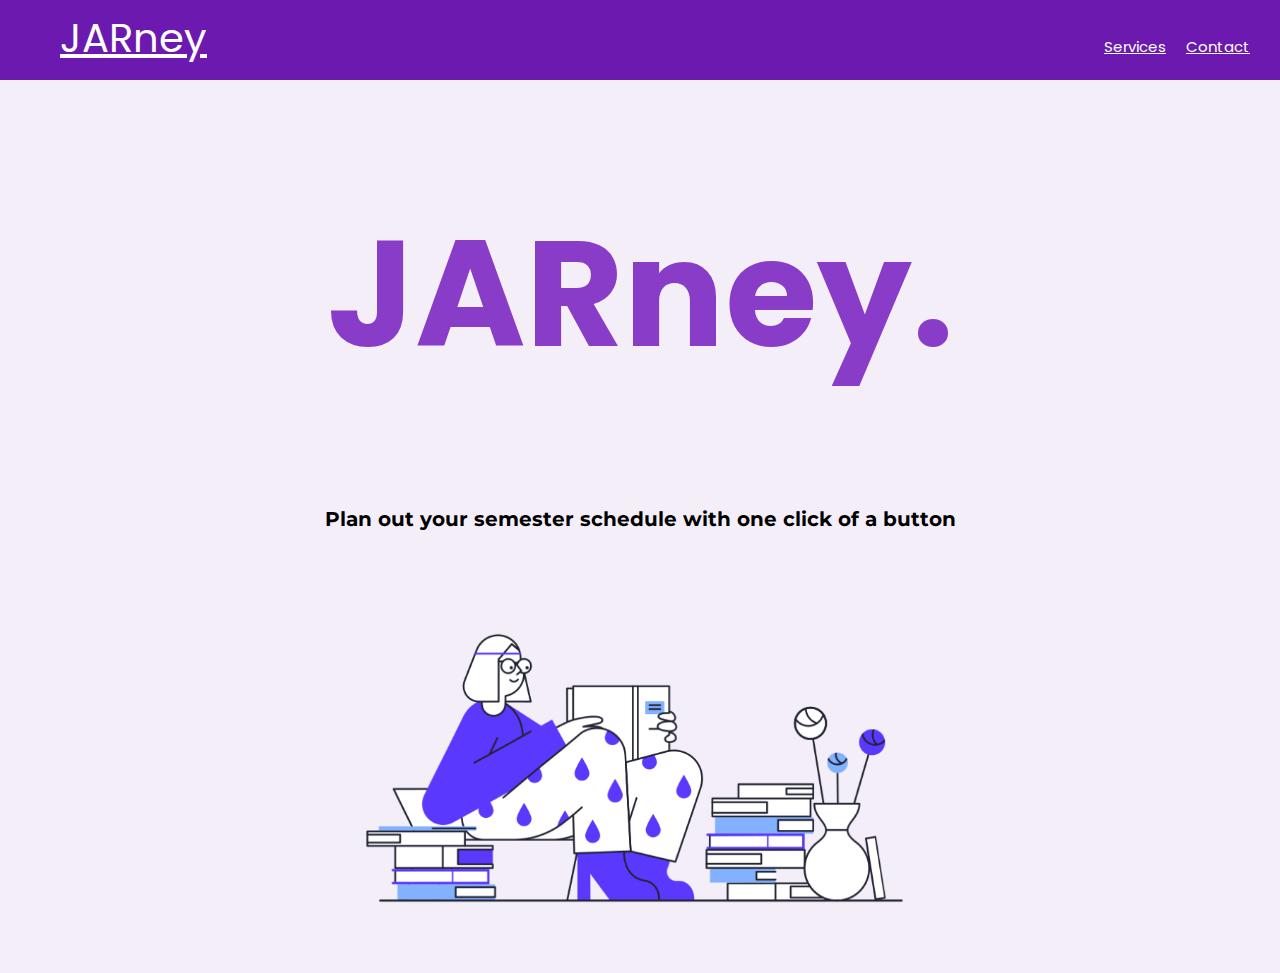
<file: index.html>
<!DOCTYPE html>
<html lang="en" dir="ltr">
    <head>
        <meta charset="utf-8">
        <meta name='viewport' content="width=device-width,intial-scale=1 zoom=1">
        <link href="media.css" rel="stylesheet" type="text/css">
        <link rel="preconnect" href="https://fonts.googleapis.com">
        <link rel="preconnect" href="https://fonts.gstatic.com" crossorigin>
        <link href="https://fonts.googleapis.com/css2?family=Poppins:wght@300&display=swap" rel="stylesheet">
        <link rel="preconnect" href="https://fonts.googleapis.com">
        <link rel="preconnect" href="https://fonts.gstatic.com" crossorigin>
        <link href="https://fonts.googleapis.com/css2?family=Montserrat&family=Poppins:wght@300&display=swap" rel="stylesheet">
        <title></title>
        
        <style>
            
            body {
                padding: 0px;
                margin: 0px;     
                background-color: #F4EEF9;    
            }
            
            .header {
                background-color: #6B19AF; 
                height: 80px; 
                position: sitcky; 
                top: 0; 
                width: 100%
            }
            
            .Jarney {
                display:inline-block; 
                Padding: 8px; 
                Padding-left: 60px;
                font-family: poppins;
                font-size: 40px;
                color: white; 
                width: 80%
            }

            .button {
                display: inline-block;  
                padding: 8px;
                font-family: poppins;
                font-size: 15px;
                color: white; 
                margin-top: 0px; 
            }
            
            
            .Logo {
                font-family: poppins;
                font-size: 150px;
                color: #883CC7; 
            }
            
            .Slogan {
                font-family: Montserrat; 
                font-size: 20px;
                text-align:center;  
                justify-content:center; 
            }
            
            
            .main div {
                align-items:center; 
            }
            
            
        
        </style>
        

        
    </head>
    <body>
        <div class="header">
            
            <div class = "Jarney">
                <a href="index.html" style="color: white">JARney</a>
            </div> 

                    
             <div class = "button">
                <a href="services.html" style="color: white">Services</a>
            </div> 
            <div class = "button">
                <a href="contacts.html" style="color: white">Contact</a>
            </div>
    
        </div>
        
        
        
        <div class="main">
                
                    <div style= "text-align: center"> 
                        <h1 class = "Logo">JARney. </h1> 
                        <h2 class = "Slogan">
                        Plan out your semester schedule with one click of a button
                        </h2> 
                    </div>
                    
                    <div style= "text-align: center"> 
                        <div class = "image">
                            <img src="laptop.png" alt="girl on laptop" width="580">
                        </div> 
                    </div>
                
                        
        </div>
        
    </body>
</html>
</file>
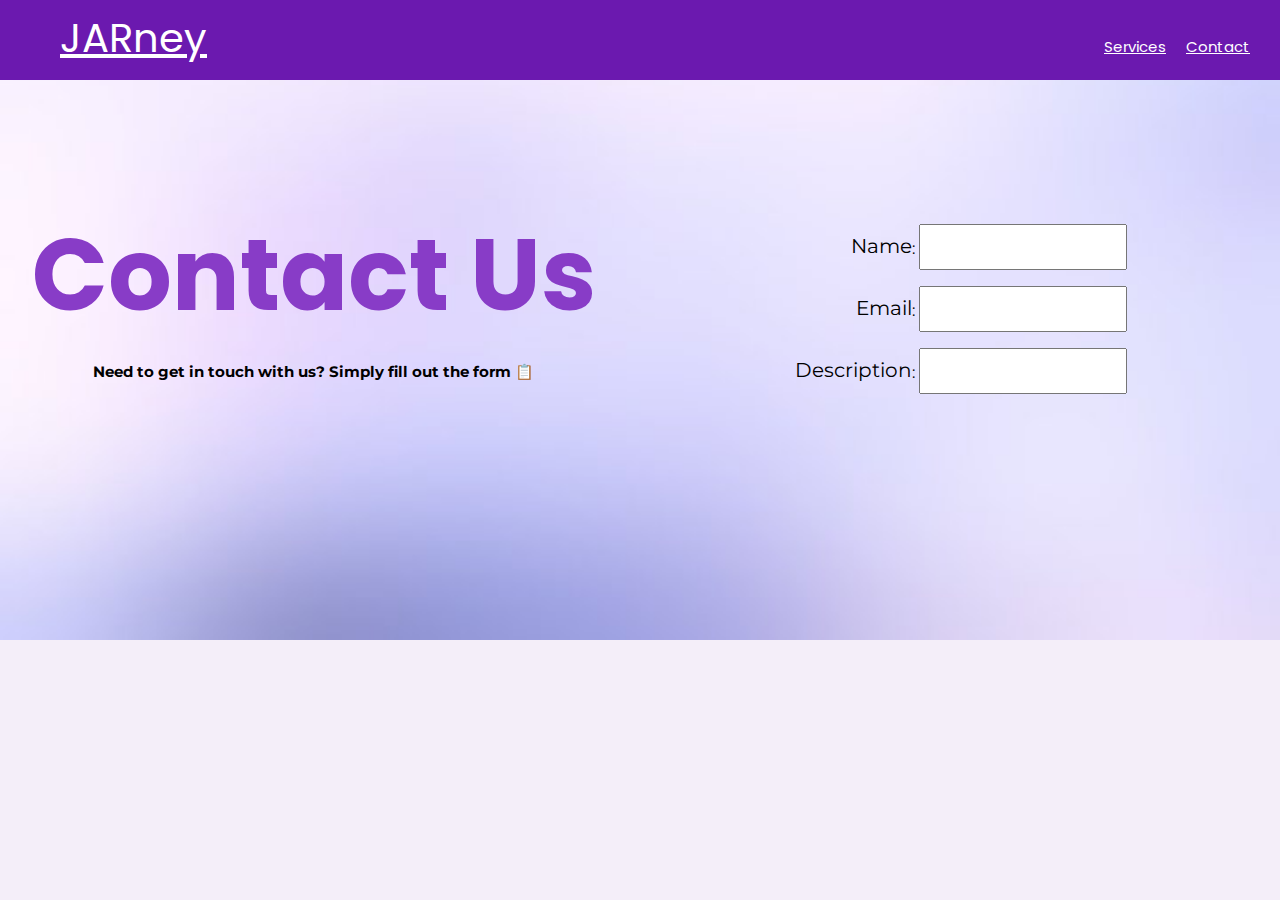
<file: contacts.html>
<!DOCTYPE html>
<html lang="en" dir="ltr">
    <head>
        <meta charset="utf-8">
        <meta name='viewport' content="width=device-width,intial-scale=1 zoom=1">
        <link href="media.css" rel="stylesheet" type="text/css">
        <link rel="preconnect" href="https://fonts.googleapis.com">
        <link rel="preconnect" href="https://fonts.gstatic.com" crossorigin>
        <link href="https://fonts.googleapis.com/css2?family=Poppins:wght@300&display=swap" rel="stylesheet">
        <link rel="preconnect" href="https://fonts.googleapis.com">
        <link rel="preconnect" href="https://fonts.gstatic.com" crossorigin>
        <link href="https://fonts.googleapis.com/css2?family=Montserrat&family=Poppins:wght@300&display=swap" rel="stylesheet">
        <title></title>
        
        <style> 
            
            body {
                padding: 0px;
                margin: 0px;     
                background-color: #F4EEF9;  
                background-image: url("purple background.jpg"); 
                background-size: cover; 
                background-repeat: no-repeat;  
            }
        
            .header {
                background-color: #6B19AF; 
                height: 80px; 
                position: sitcky; 
                top: 0; 
                width: 100%
            }
            
            .Jarney {
                display:inline-block; 
                Padding: 8px; 
                Padding-left: 60px;
                font-family: poppins;
                font-size: 40px;
                color: white; 
                width: 80%
            }

            .button {
                display: inline-block;  
                padding: 8px;
                font-family: poppins;
                font-size: 15px;
                color: white; 
                margin-top: 0px; 
            }
        
            .main {
                padding-top: 40px; 
            }
            
            .contact-column {
                width: 49%; 
                text-align: center; 
                display: inline-block; 
                margin-left: auto; 
                margin-right: auto;                 
            }
            
            .contact-column h1 {
                margin: 0px; 
                margin-top: 80px; 
            }
            
            .contact-column2 {
                width: 49%; 
                text-align: center; 
                display: inline-block; 
                margin-left: auto; 
                margin-right: auto; 
            }
            
            /* .contact-header {
                font-family: poppins;
                font-size: 100px;
                color: #883CC7;
            } */
            
            .contact-slogan {
                font-family: Montserrat; 
                font-size: 15px; 
            }
            
            .form text{
                font-family: Montserrat; 
                font-size: 18px; 
                text-align: left;  
            }
            
            .contact-column2 label {font-size: 20px; display:inline-block; width: 150px; text-align:right}
            .contact-column2 input {font-size: 20px; height: 40px; width: 200px;}
            
        </style>
        
        
    </head>
    <body>
        
        <div class="header">
            
            <div class = "Jarney">
                <a href="index.html" style="color: white">JARney</a>
            </div> 

                    
             <div class = "button">
                <a href="services.html" style="color: white">Services</a>
            </div> 
            <div class = "button">
                <a href="contacts.html" style="color: white">Contact</a>
            </div>
    
        </div>
        
    <div class="main">  
            
        <div class="contact-columns">
                           
                <div class="contact-column">
                    <h1 class="contact-header"> 
                        Contact Us
                    </h1>
                    <h2 class="contact-slogan">
                        Need to get in touch with us? Simply fill out the form 📋
                    </h2>
                </div>
                
                <div class="contact-column2">
                    <form>
                        <p style="font-family: Montserrat;"> <label>Name</label>: <input type="text" name="my_name"
                        id="the_name"> </p>
                        <p style="font-family: Montserrat;"> <label>Email</label>: <input type="text" name="my_email"
                        id="the_email"> </p>
                        <p style="font-family: Montserrat;"> <label>Description</label>: <input type="text" name="my_description"
                        id="the_description"> </p>
                    </form>
                </div>
                
        </div> 
    </div>
        
            
    </body> 
    </html>
</file>
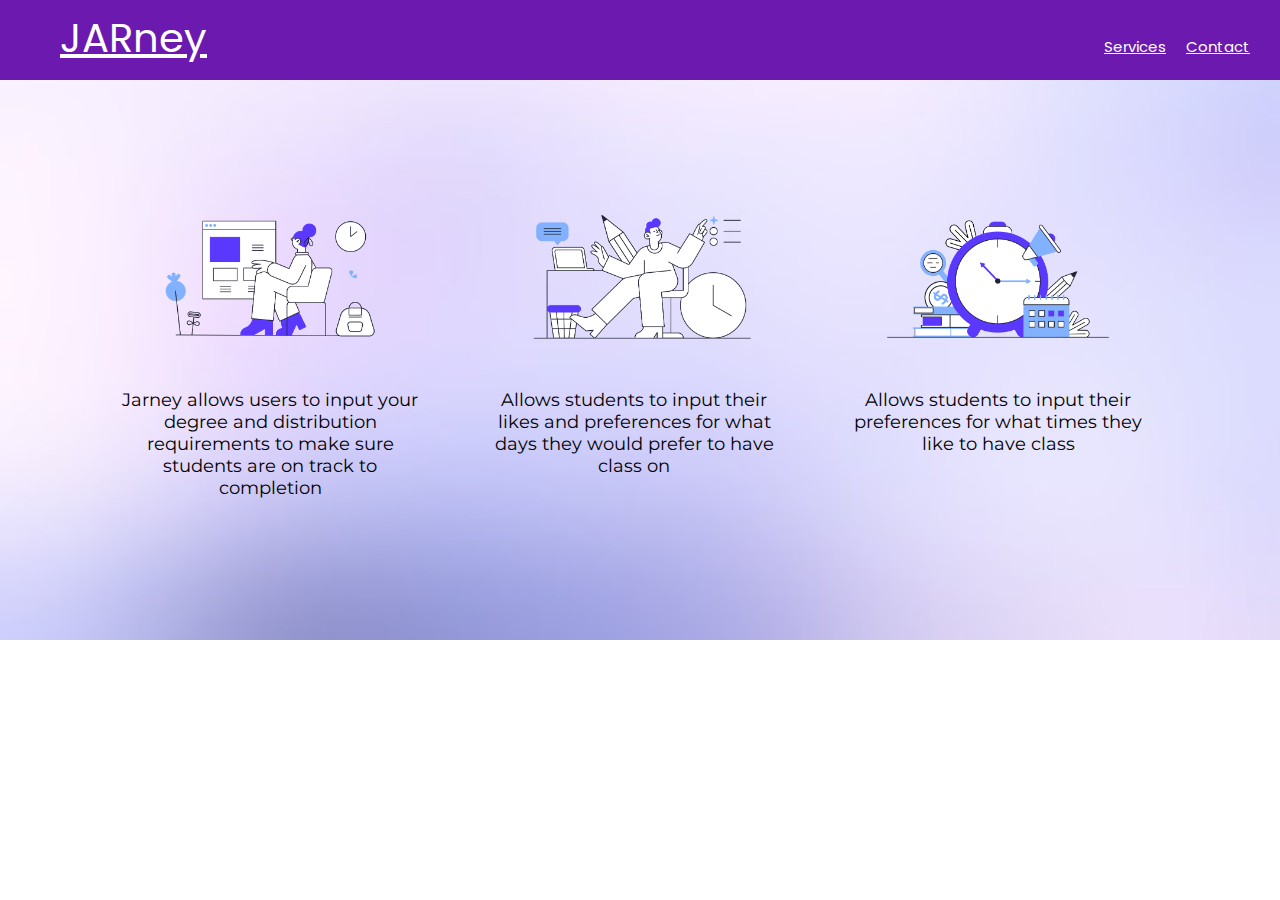
<file: services.html>
<!DOCTYPE html>
<html lang="en" dir="ltr">
    <head>
        <meta charset="utf-8">
        <meta name='viewport' content="width=device-width,intial-scale=1 zoom=1">
        <link href="style.css" rel="stylesheet" type="text/css">
        <link href="media.css" rel="stylesheet" type="text/css">
        <link rel="preconnect" href="https://fonts.googleapis.com">
        <link rel="preconnect" href="https://fonts.gstatic.com" crossorigin>
        <link href="https://fonts.googleapis.com/css2?family=Poppins:wght@300&display=swap" rel="stylesheet">
        <link rel="preconnect" href="https://fonts.googleapis.com">
        <link rel="preconnect" href="https://fonts.gstatic.com" crossorigin>
        <link href="https://fonts.googleapis.com/css2?family=Montserrat&family=Poppins:wght@300&display=swap" rel="stylesheet">
        <title></title>
        
            
            
    </head>
    <body>
        
        <div class="header">
            
            <div class = "Jarney">
                <a href="index.html" style="color: white">JARney</a>
            </div> 
    
             <div class = "button">
                <a href="services.html" style="color: white">Services</a>
            </div> 
            <div class = "button">
                <a href="contacts.html" style="color: white">Contact</a>
            </div>
    
        </div>
        
        
        <div class="main">
            
            <div class="service-columns">  
              
        <div class="service-column">    
            <div class = "degree-image">
                <img src="degree image.png" alt="degree requirement"
                width="150" height="100">
            </div> 
            <div class="description">
                Jarney allows users to input your degree and distribution 
                requirements to make sure students are on track to completion
            </div> 
        </div> <!-- end column -->
                        
        <div class="service-column">
            <div class = "degree-image">
                <img src="day image.png" alt="day preference"
                width="150" height="100">
            </div> 
            <div class="description">
                Allows students to input their likes and preferences 
                for what days they would prefer to have class on
            </div> 
        </div>   
                    
        <div class="service-column">
            <div class = "degree-image">
                <img src="time image.png" alt="time preference"
                width="150" height="100">
            </div> 
            <div class="description">
                Allows students to input their preferences 
                for what times they like to have class
            </div> 
        </div>  
            
        </div>
        
    </div>
        
        
        
    </body>
</html>
</file>
<file: media.css>
/* @charset "UTF-8"; 
/* CSS document */

@media (max-width: 2070px) {
    .contact-header {
        font-family: poppins;
        font-size: 100px;
        color: #883CC7;
    }
}

@media (max-width: 1070px) {
    .service-columns {
        display:flex; 
        flex-direction: column; 
        align-items: center
    }
}

@media (max-width: 560px) {
    .Jarney {
        display:none; 
    }
    .button {
        align-items: center; 
    }
    .service-column {
        height:400px; 
    }

}

@media (max-width: 770px) {
    .contact-header  {
        font-size: 50px; 
    }

}

@media (max-width: 940px) {
    .contact-columns {
        display:flex; 
        flex-direction: column; 
        align-items: center
    }
    .contact-column2 {
        padding-top: 50px; 
    }
    .button {
        display: block; 
        background-color: #883CC7; 
        text-align: center; 
    }
    
    .Jarney {
        display: block; 
    }
}

@media (max-width:1350) {
    
    
}
</file>
<file: style.css>
body {
    padding: 0px;
    margin: 0px;     
    /*background-color: #F4EEF9; */
    background-image: url("purple background.jpg"); 
    background-size: cover; 
    background-repeat: no-repeat; 

}

.header {
    background-color: #6B19AF; 
    height: 80px; 
    position: sitcky; 
    top: 0; 
    width: 100%
}

.Jarney {
    display:inline-block; 
    Padding: 8px; 
    Padding-left: 60px;
    font-family: poppins;
    font-size: 40px;
    color: white; 
    width: 80%
}

.button {
    display: inline-block;  
    padding: 8px;
    font-family: poppins;
    font-size: 15px;
    color: white; 
    margin-top: 0px; 
}

.main {
    padding-top: 40px; 
}

.degree-image {
    text-align: center; 
    padding-bottom: 40px; 
}

.degree-image img {
    width: 80%; 
    height: auto; 
}

.description {
    font-family: Montserrat; 
    font-size: 18px; 
    text-align: center;      
}

.service-column {
    margin: 0px 30px;
    width: 300px;
    display: inline-block;
    vertical-align: top; 
}

.service-columns {
    margin-top: 90px; 
    max-width: 1100px; 
    width: 100%; 
    box-sizing: border-box; 
    margin-left: auto;
    margin-right: auto; 
}
</file>
